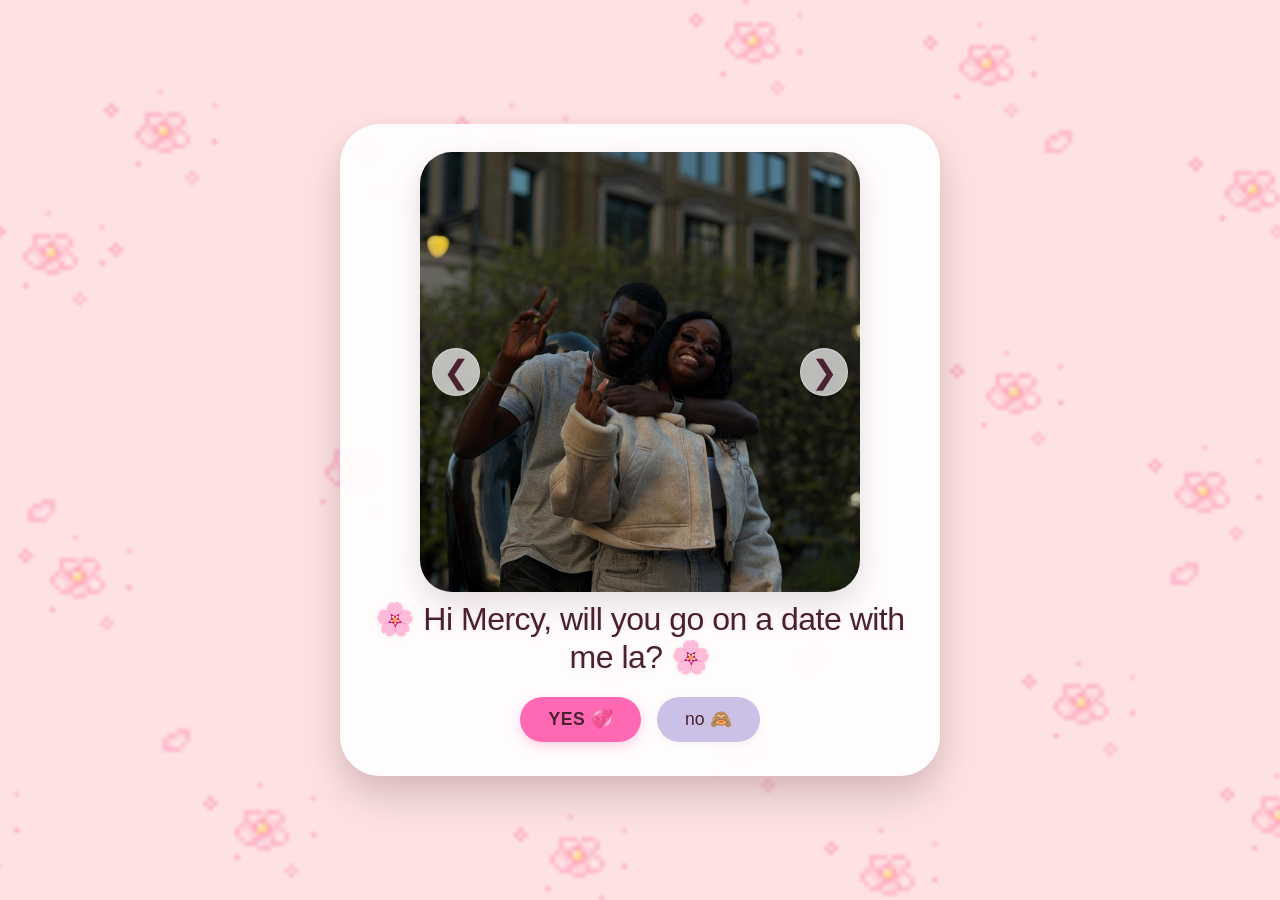
<file: index.html>
<!DOCTYPE html>
<html lang="en">
<head>
  <meta charset="UTF-8">
  <meta name="viewport" content="width=device-width, initial-scale=1.0, maximum-scale=1.5, user-scalable=yes">
  <title>home · carousel balanced · responsive</title>
  <style>
    /* === reset & global === */
    * {
      box-sizing: border-box;
    }
    body {
      margin: 0;
      padding: 20px;
      min-height: 100vh;
      font-family: 'Segoe UI', Roboto, Arial, sans-serif;
      display: flex;
      justify-content: center;
      align-items: center;
      background: rgba(253, 215, 215, 0.3);
      background-image: url('./assets/petals2.gif');
      background-size: cover;
      background-position: center;
      background-blend-mode: overlay;
    }
    body::before {
      content: "";
      position: fixed;
      inset: 0;
      z-index: -1;
      background-color: rgba(253, 215, 215, 0.6);
      backdrop-filter: blur(1px);
    }

    /* main card – fluid & balanced */
    .container {
      background: rgba(255, 255, 255, 0.9);
      backdrop-filter: blur(6px);
      padding: 28px 20px 30px;
      border-radius: 40px;
      width: 100%;
      max-width: 600px;
      margin: 20px auto;
      box-shadow: 0 20px 40px rgba(0, 0, 0, 0.15), 0 8px 20px rgba(230, 159, 180, 0.2);
      display: flex;
      flex-direction: column;
      align-items: center;
      text-align: center;
      color: #492230;
      transition: all 0.2s;
    }

    h1 {
      font-size: clamp(1.4rem, 5vw, 2rem);
      margin: 0.5rem 0 0.8rem;
      font-weight: 500;
      letter-spacing: -0.5px;
      color: #492230;
      text-shadow: 0 1px 4px rgba(230, 159, 180, 0.2);
    }

    /* === CAROUSEL – fully responsive, balanced, crisp === */
    .carousel-container {
      width: 100%;
      display: flex;
      justify-content: center;
      padding: 0 4px;
    }

    .carousel {
      position: relative;
      width: 100%;
      max-width: 440px;
      aspect-ratio: 1 / 1;
      overflow: hidden;
      border-radius: 32px;
      box-shadow: 0 12px 28px rgba(73, 34, 48, 0.15);
      background: #f5e6ed;
    }

    .carousel-slides {
      display: flex;
      height: 100%;
      width: 100%;
      transition: transform 0.4s cubic-bezier(0.25, 0.46, 0.45, 0.94);
      will-change: transform;
    }

    .slide {
      min-width: 100%;
      height: 100%;
      flex-shrink: 0;
      display: flex;
      align-items: center;
      justify-content: center;
      background: #f5e6ed;
      overflow: hidden; /* critical for containing images */
      position: relative;
    }

    .slide img {
      display: block;
      width: 100%;
      height: 100%;
      object-fit: cover;
      /* Remove aspect-ratio to let object-fit handle it */
      /* Use min/max to contain within slide */
      min-width: 100%;
      min-height: 100%;
      max-width: 100%;
      max-height: 100%;
      flex-shrink: 0;
      flex-grow: 0;
      background: #faf0f5;
      /* Safari-specific fixes */
      -webkit-backface-visibility: hidden;
      backface-visibility: hidden;
      image-rendering: auto;
    }

    /* iOS Safari specific fix */
    @supports (-webkit-touch-callout: none) {
      .slide {
        /* Force proper containment on iOS */
        min-height: 0;
        min-width: 0;
      }
      .slide img {
        width: 100%;
        height: 100%;
        object-fit: cover;
        /* Prevent overflow on iOS */
        max-width: 100%;
        max-height: 100%;
        min-width: 0;
        min-height: 0;
      }
    }

    /* navigation – always visible, balanced */
    .carousel-btn {
      position: absolute;
      top: 50%;
      transform: translateY(-50%);
      background: rgba(255, 255, 255, 0.7);
      backdrop-filter: blur(4px);
      border: none;
      font-size: 2rem;
      width: 48px;
      height: 48px;
      display: flex;
      align-items: center;
      justify-content: center;
      border-radius: 48px;
      cursor: pointer;
      color: #492230;
      box-shadow: 0 4px 12px rgba(0, 0, 0, 0.08);
      transition: all 0.2s ease;
      line-height: 1;
      font-weight: 300;
      z-index: 10;
      padding: 0;
      border: 1px solid rgba(255, 255, 255, 0.4);
    }

    .carousel-btn:hover {
      background: rgba(255, 255, 255, 0.95);
      transform: translateY(-50%) scale(1.04);
      box-shadow: 0 6px 16px rgba(0, 0, 0, 0.12);
    }
    .carousel-btn:active {
      transform: translateY(-50%) scale(0.94);
    }

    .prev-btn { left: 12px; }
    .next-btn { right: 12px; }

    /* dots – clean and balanced */
    .carousel-dots {
      display: flex;
      justify-content: center;
      gap: 14px;
      margin: 18px 0 6px 0;
      flex-wrap: wrap;
    }

    .dot {
      width: 12px;
      height: 12px;
      border-radius: 40px;
      background: #d9c5d0;
      cursor: pointer;
      transition: all 0.3s ease;
      box-shadow: inset 0 1px 4px rgba(0,0,0,0.05);
      border: 1px solid rgba(255,255,255,0.3);
    }

    .dot.active {
      background: #E69FB4;
      width: 32px;
      box-shadow: 0 2px 10px rgba(230, 159, 180, 0.6);
      border-color: #e08ba5;
    }

    .dot:hover {
      background: #cfa1b5;
      transform: scale(1.15);
    }

    /* buttons (yes/no) */
    .btn {
      display: flex;
      flex-wrap: wrap;
      justify-content: center;
      gap: 16px;
      margin: 8px 0 4px;
    }

    #yes {
      background-color: #ff69b4;
      text-transform: uppercase;
      color: #492230;
      border: none;
      padding: 12px 28px;
      border-radius: 60px;
      font-weight: 600;
      font-size: 1.1rem;
      letter-spacing: 0.5px;
      cursor: pointer;
      box-shadow: 0 4px 12px rgba(255, 105, 180, 0.3);
      transition: all 0.15s;
    }
    #yes:hover {
      transform: scale(1.02);
      background: #ff7ebd;
    }

    #no {
      background-color: #CBC1E6;
      text-transform: lowercase;
      color: #492230;
      border: none;
      padding: 12px 28px;
      border-radius: 60px;
      font-weight: 500;
      font-size: 1.1rem;
      cursor: pointer;
      transition: background 0.2s;
      box-shadow: 0 2px 8px rgba(0,0,0,0.04);
    }
    #no:hover {
      background: #b8acd6;
    }

    /* responsive fine-tuning */
    @media (max-width: 500px) {
      .container {
        padding: 20px 14px 24px;
        border-radius: 32px;
      }
      .carousel {
        border-radius: 24px;
        max-width: 100%;
      }
      .carousel-btn {
        width: 42px;
        height: 42px;
        font-size: 1.6rem;
      }
      .prev-btn { left: 8px; }
      .next-btn { right: 8px; }
      .dot {
        width: 10px;
        height: 10px;
      }
      .dot.active {
        width: 26px;
      }
      #yes, #no {
        padding: 10px 22px;
        font-size: 1rem;
      }
    }

    @media (max-width: 380px) {
      .container {
        padding: 16px 10px 20px;
      }
      .carousel-btn {
        width: 36px;
        height: 36px;
        font-size: 1.4rem;
      }
      .dot {
        width: 8px;
        height: 8px;
      }
      .dot.active {
        width: 22px;
      }
    }

    /* preserve original small-card elements – not used but kept */
    .yesCo, .askCo, .fdCo, .finCo { display: none; }
  </style>
</head>
<body>
<div class="container">
  <div class="carousel-container">
    <div class="carousel">
      <div class="carousel-slides">
        <div class="slide"><img src="./assets/1.jpeg" alt="Memory 1" loading="lazy"/></div>
        <div class="slide"><img src="./assets/2.jpeg" alt="Memory 2" loading="lazy"/></div>
        <div class="slide"><img src="./assets/3.jpeg" alt="Memory 3" loading="lazy"/></div>
        <div class="slide"><img src="./assets/4.jpeg" alt="Memory 4" loading="lazy"/></div>
        <div class="slide"><img src="./assets/5.jpeg" alt="Memory 5" loading="lazy"/></div>
        <div class="slide"><img src="./assets/6.jpeg" alt="Memory 6" loading="lazy"/></div>
        <div class="slide"><img src="./assets/7.jpeg" alt="Memory 7" loading="lazy"/></div>
      </div>

      <button class="carousel-btn prev-btn" aria-label="previous slide">❮</button>
      <button class="carousel-btn next-btn" aria-label="next slide">❯</button>
      <div class="carousel-dots"></div>
    </div>
  </div>

  <h1>🌸 Hi Mercy, will you go on a date with me la? 🌸</h1>
  <div class="btn">
    <a href="yes.html" style="display: inline-block;">
      <button id="yes">Yes 💞</button>
    </a>
    <button id="no">No 🙈</button>
  </div>
</div>

<script>
  (function() {
    "use strict";

    // ===== NO BUTTON – original playful logic =====
    const noBtn = document.getElementById("no");
    function moveButton() {
      if (!noBtn) return;
      noBtn.style.position = "fixed";
      const maxX = window.innerWidth - noBtn.offsetWidth - 20;
      const maxY = window.innerHeight - noBtn.offsetHeight - 20;
      noBtn.style.left = Math.max(0, Math.random() * maxX) + "px";
      noBtn.style.top = Math.max(0, Math.random() * maxY) + "px";
      noBtn.style.zIndex = "999";
      noBtn.style.transition = "left 0.15s, top 0.15s";
    }
    if (noBtn) {
      noBtn.addEventListener("mouseenter", moveButton);
      noBtn.addEventListener("touchstart", moveButton, { passive: true });
      noBtn.addEventListener("click", moveButton);
    }

    // ===== CAROUSEL – fully responsive, balanced, autoplay =====
    document.addEventListener('DOMContentLoaded', function() {
      const slidesContainer = document.querySelector('.carousel-slides');
      const slides = document.querySelectorAll('.slide');
      const dotsContainer = document.querySelector('.carousel-dots');
      const prevBtn = document.querySelector('.prev-btn');
      const nextBtn = document.querySelector('.next-btn');
      if (!slidesContainer || !slides.length) return;

      let currentSlide = 0;
      let autoPlayInterval = null;
      const totalSlides = slides.length;

      // --- create dots ---
      dotsContainer.innerHTML = '';
      for (let i = 0; i < totalSlides; i++) {
        const dot = document.createElement('div');
        dot.classList.add('dot');
        if (i === 0) dot.classList.add('active');
        dot.setAttribute('data-index', i);
        dot.addEventListener('click', function(e) {
          const idx = parseInt(this.dataset.index, 10);
          goToSlide(idx);
          resetAutoPlay();
        });
        dotsContainer.appendChild(dot);
      }
      const dots = document.querySelectorAll('.dot');

      // --- core slide function ---
      function goToSlide(index) {
        if (index < 0) index = totalSlides - 1;
        if (index >= totalSlides) index = 0;
        currentSlide = index;
        slidesContainer.style.transform = `translateX(-${index * 100}%)`;
        dots.forEach(d => d.classList.remove('active'));
        if (dots[index]) dots[index].classList.add('active');
      }

      // --- navigation ---
      function nextSlide() {
        goToSlide(currentSlide + 1);
      }
      function prevSlide() {
        goToSlide(currentSlide - 1);
      }

      if (prevBtn) prevBtn.addEventListener('click', function(e) {
        e.stopPropagation();
        prevSlide();
        resetAutoPlay();
      });
      if (nextBtn) nextBtn.addEventListener('click', function(e) {
        e.stopPropagation();
        nextSlide();
        resetAutoPlay();
      });

      // --- autoplay & pause ---
      function startAutoPlay() {
        if (autoPlayInterval) clearInterval(autoPlayInterval);
        autoPlayInterval = setInterval(nextSlide, 3500);
      }

      function resetAutoPlay() {
        clearInterval(autoPlayInterval);
        startAutoPlay();
      }

      const carousel = document.querySelector('.carousel');
      if (carousel) {
        carousel.addEventListener('mouseenter', function() {
          clearInterval(autoPlayInterval);
        });
        carousel.addEventListener('mouseleave', function() {
          startAutoPlay();
        });
        carousel.addEventListener('touchstart', function() {
          clearInterval(autoPlayInterval);
        }, { passive: true });
        carousel.addEventListener('touchend', function() {
          startAutoPlay();
        }, { passive: true });
      }

      document.addEventListener('keydown', function(e) {
        if (e.key === 'ArrowLeft') {
          prevSlide();
          resetAutoPlay();
          e.preventDefault();
        } else if (e.key === 'ArrowRight') {
          nextSlide();
          resetAutoPlay();
          e.preventDefault();
        }
      });

      startAutoPlay();
      goToSlide(0);

      window.addEventListener('orientationchange', function() {
        goToSlide(currentSlide);
      });

      // iOS Safari additional fix: force reflow after load
      if (navigator.userAgent.match(/iPhone|iPad|iPod/i)) {
        setTimeout(function() {
          goToSlide(currentSlide);
        }, 100);
      }
    });
  })();
</script>
</body>
</html>
</file>
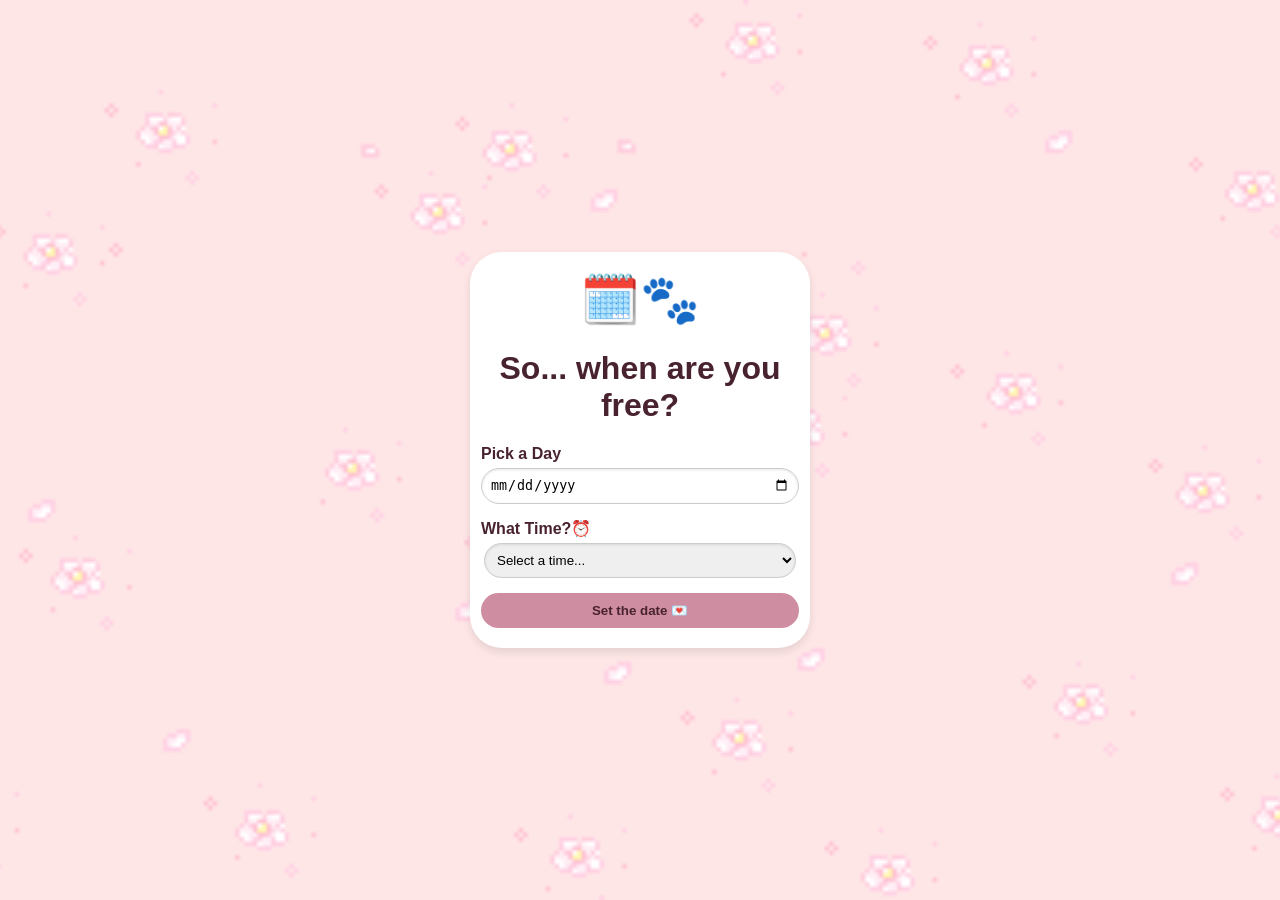
<file: ask.html>
<!DOCTYPE html>
<html lang="en">
<head>
    <meta charset="UTF-8">
    <meta name="viewport" content="width=device-width, initial-scale=1.0">
    <link rel="stylesheet" href="index.css">
    <title>ask</title>
</head>
<body>
    <div class="askCo">
        <span>🗓️🐾</span>
        <h1>So... when are you free?</h1>
        
        <form id="dateForm">
            <label for="date">Pick a Day</label>
            <input type="date" id="date" name="date" required>
            
            <label for="time">What Time?⏰</label>
            <select name="time" id="time" required>
                <option value="">Select a time...</option>
                <option value="5:00 PM">5:00 PM -- we eating with the retirees</option>
                <option value="6:00 PM">6:00 PM -- this is the right answer ish</option>
                <option value="7:00 PM">7:00 PM -- you're making me hungry already</option>
                <option value="8:00 PM">8:00 PM -- we eating dinner or breakfast?</option>
            </select>
            
            <button type="submit" id="submit">Set the date 💌</button>
        </form>
    </div>

    <script>
        document.getElementById("dateForm").addEventListener("submit", function(event) {
            event.preventDefault();
            
            const date = document.getElementById("date").value;
            const time = document.getElementById("time").value;
            
            if (!date || !time) {
                alert("Please fill in both date and time!");
                return;
            }
            
            // Store data in localStorage
            localStorage.setItem("date", date);
            localStorage.setItem("time", time);
            
            // Navigate to food page
            window.location.href = "final.html";
        });
    </script>
</body>
</html>
</file>
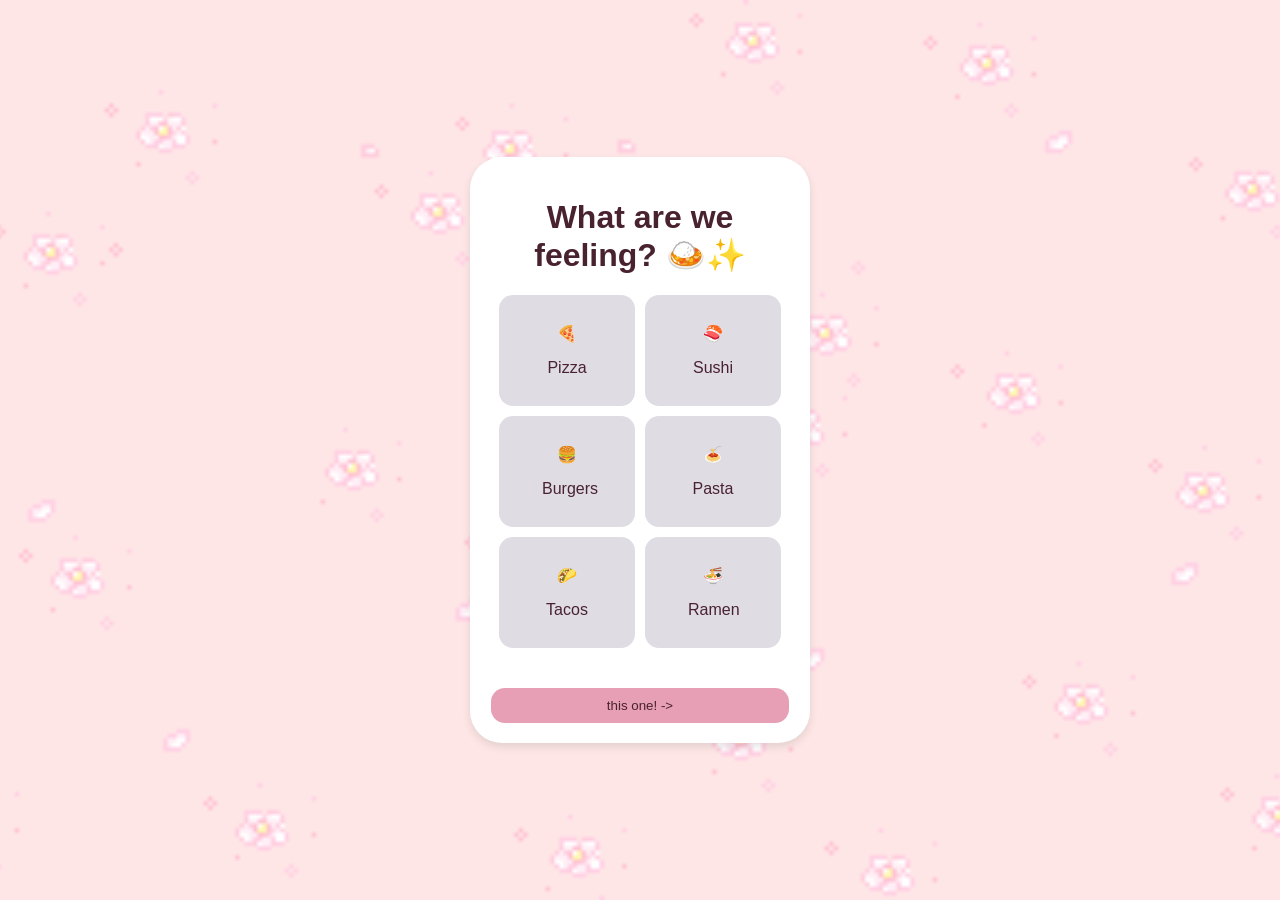
<file: food.html>
<!DOCTYPE html>
<html lang="en">
<head>
    <meta charset="UTF-8">
    <meta name="viewport" content="width=device-width, initial-scale=1.0">
    <link rel="stylesheet" href="index.css">
    <title>food</title>
</head>
<body>
    <div class="fdCo">
        <h1>What are we feeling? 🍛✨</h1>
        <div class="select" id="foodOptions">
            <div class="option" data-food="Pizza">
                <p>🍕</p>
                <p>Pizza</p>
            </div>

            <div class="option" data-food="Sushi">
                <p>🍣</p>
                <p>Sushi</p>
            </div>

            <div class="option" data-food="Burgers">
                <p>🍔</p>
                <p>Burgers</p>
            </div>

            <div class="option" data-food="Pasta">
                <p>🍝</p>
                <p>Pasta</p>
            </div>

            <div class="option" data-food="Tacos">
                <p>🌮</p>
                <p>Tacos</p>
            </div>

            <div class="option" data-food="Ramen">
                <p>🍜</p>
                <p>Ramen</p>
            </div>
        </div>
        <button id="ths">this one! -></button>
    </div>

    <script>
        let selectedFood = null;

        // Add click listeners to food options
        document.querySelectorAll('.option').forEach(option => {
            option.addEventListener('click', function() {
                // Remove selection from all options
                document.querySelectorAll('.option').forEach(opt => {
                    opt.style.border = '3px solid transparent';
                });
                // Highlight selected option
                this.style.border = '3px solid #E69FB4';
                selectedFood = this.dataset.food;
            });
        });

        document.getElementById("ths").addEventListener("click", function() {
            if (!selectedFood) {
                alert("Please select a food option first!");
                return;
            }
            
            // Store food choice in localStorage
            localStorage.setItem("food", selectedFood);
            
            // Navigate to final page
            window.location.href = "final.html";
        });
    </script>
</body>
</html>
</file>
<file: index.css>
body{
    margin: 0;
    padding: 0;
    font-family: Arial, sans-serif;
    display: flex;
    justify-content: center;
    align-items: center;
    height: 100vh;
}
body::before {
  content: "";
  position: fixed;
  top: 0;
  left: 0;
  width: 100%;
  height: 100%;
  z-index: -1;
  background-image: url('./assets/petals2.gif');
  background-size: cover;
  background-position: center;
      opacity: 0.3;
    background-color: rgb(252 173 173);
}

.container, .yesCo, .askCo, .fdCo, .finCo{
    background-color: #fff;
    padding: 20px;
    border-radius: 32px;
    width: 300px;
    display: flex;
    flex-direction: column;
    align-items: center;
    text-align: center;
    color: #492230;
    box-shadow: 0 4px 8px rgba(0, 0, 0, 0.1);
}
a{
    text-decoration: none;
}
img{
    width: 200px;
    height: auto;
    margin-bottom: 20px;
    border-radius: 12px;
}

#yes{
    background-color: #ff69b4;
    text-transform: uppercase;
    color: #492230;
    border: none;
    padding: 10px 20px;
    margin: 10px;
    border-radius: 35px;
    cursor: pointer;
}

#no{
    background-color: #CBC1E6;
    text-transform: lowercase;
    color: #492230;
    border: none;
    padding: 10px 20px;
    margin: 10px;
    border-radius: 35px;
    cursor: pointer;
}

.yesCo>p{
    color: grey;
}

#ok{
    background-color: #E69FB4;
    text-transform: lowercase;
    color: #492230;
    border: none;
    padding: 10px 20px;
    margin: 10px;
    border-radius: 35px;
    cursor: pointer;
}
input, label{
    display: block;
    text-align: left;
}
label{
    font-weight: bold;
}
input[type="date"], select{
    width: 312px;
    padding: 8px;
    margin: 5px 0 15px 0;
    border: 1px solid #ccc;
    border-radius: 34px;
    box-shadow: inset 0 1px 3px rgba(0, 0, 0, 0.1);
}
#submit{
    background-color: #CE8DA0;
    border: none;
    color: #492230;
    padding: 10px 20px;
    border-radius: 35px;
    width: 100%;
    font-weight: 600;
    cursor: pointer;
}
.askCo>span{
    font-size: 3rem;
}
.select{
    display: flex;
    gap: 10px;
    flex-wrap: wrap;
    align-items: center;
    justify-content: center;
}
.option{
    background-color: #DFDCE4;
    border-radius: 14px;
    padding: 10px 40px;
    width: 50px;
    cursor: pointer;
    border: 3px solid transparent;
    transition: border 0.3s ease;
}
.option:hover{
    border: 3px solid #E69FB4;
    color: #492230;
}
.fdCo>#ths{
    background-color: #E69FB4;
    color: #492230;
    border: none;
    margin-top: 40px;
    border-radius: 14px;
    padding: 10px 40px;
    width: 298px;
    cursor: pointer;
}

.shr{
    border-radius: 120px;
    width: 200px;
    height: 200px;
}

.finCo>p{
    font-size: 0.9rem;
    font-style: italic;
    color: grey;
}
.finCo{
    height: 610px;
}
#date{ 
    width: 300px;
}
</file>
